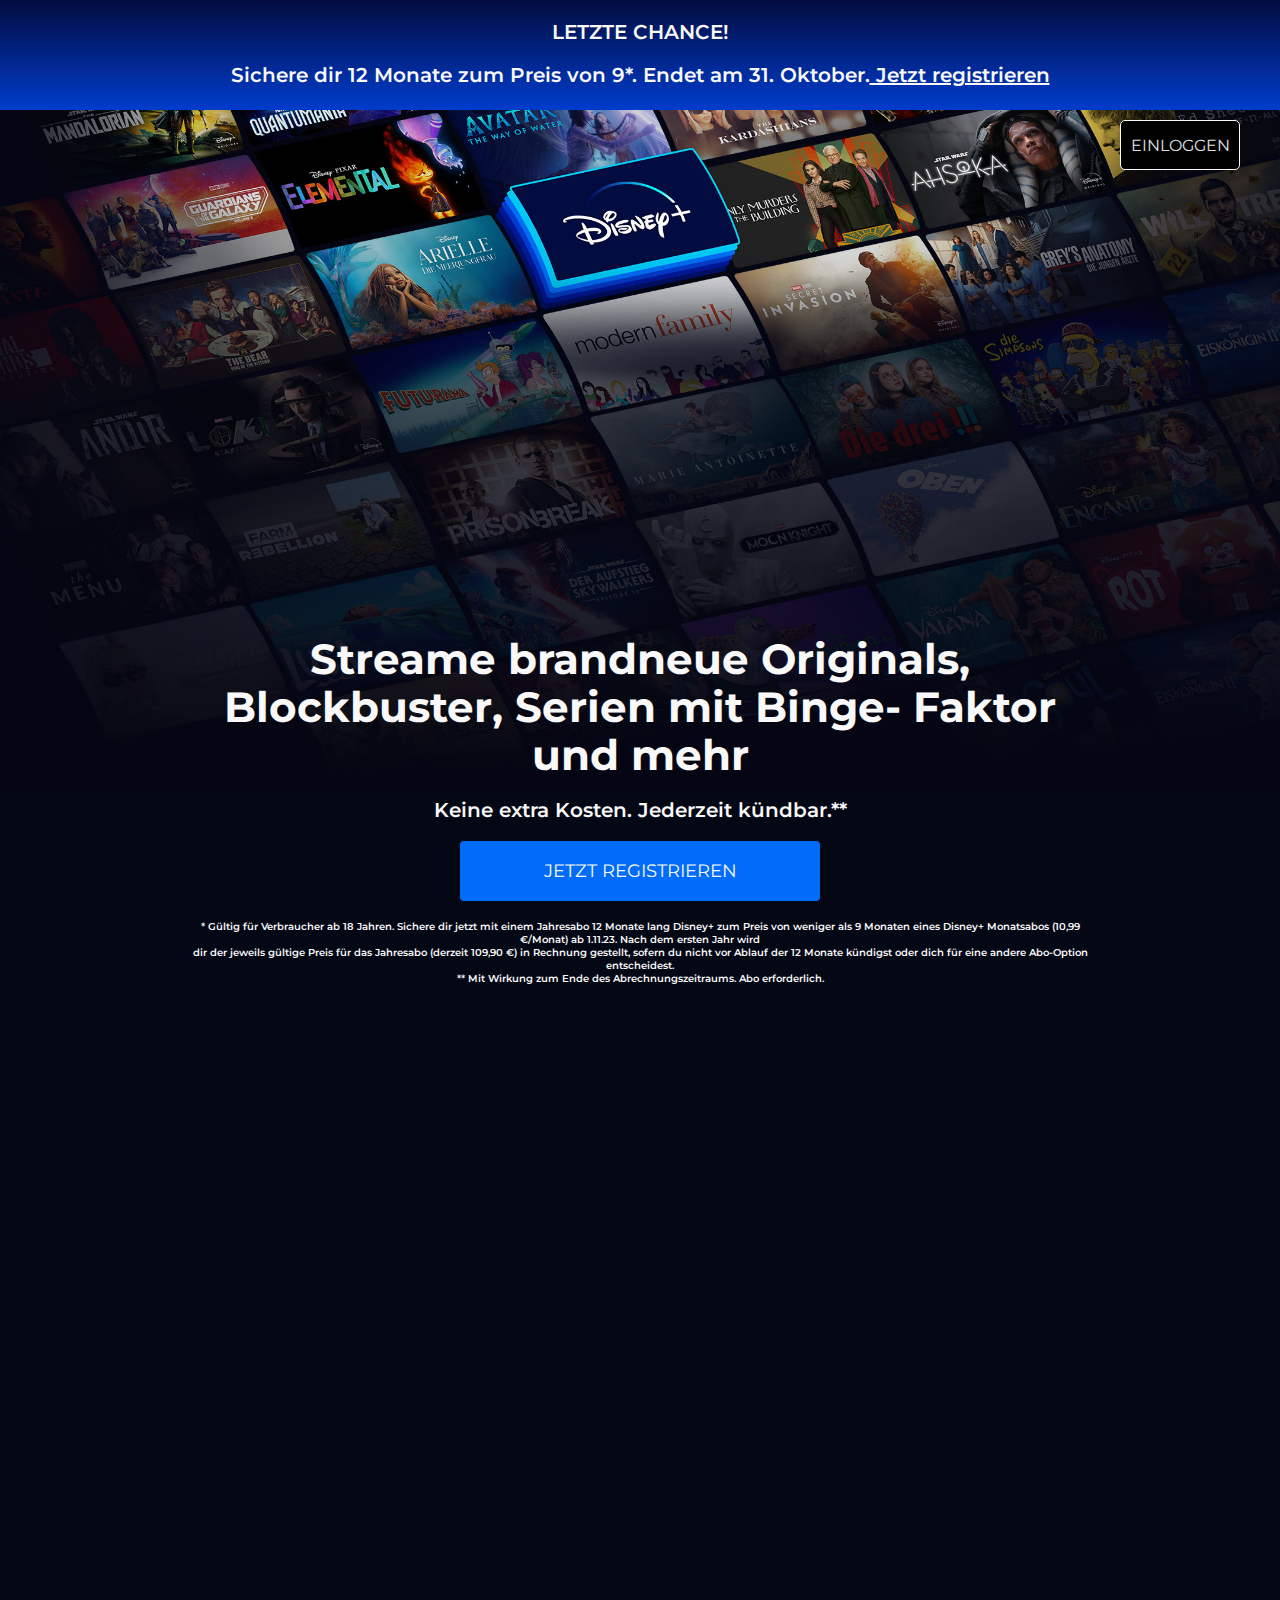
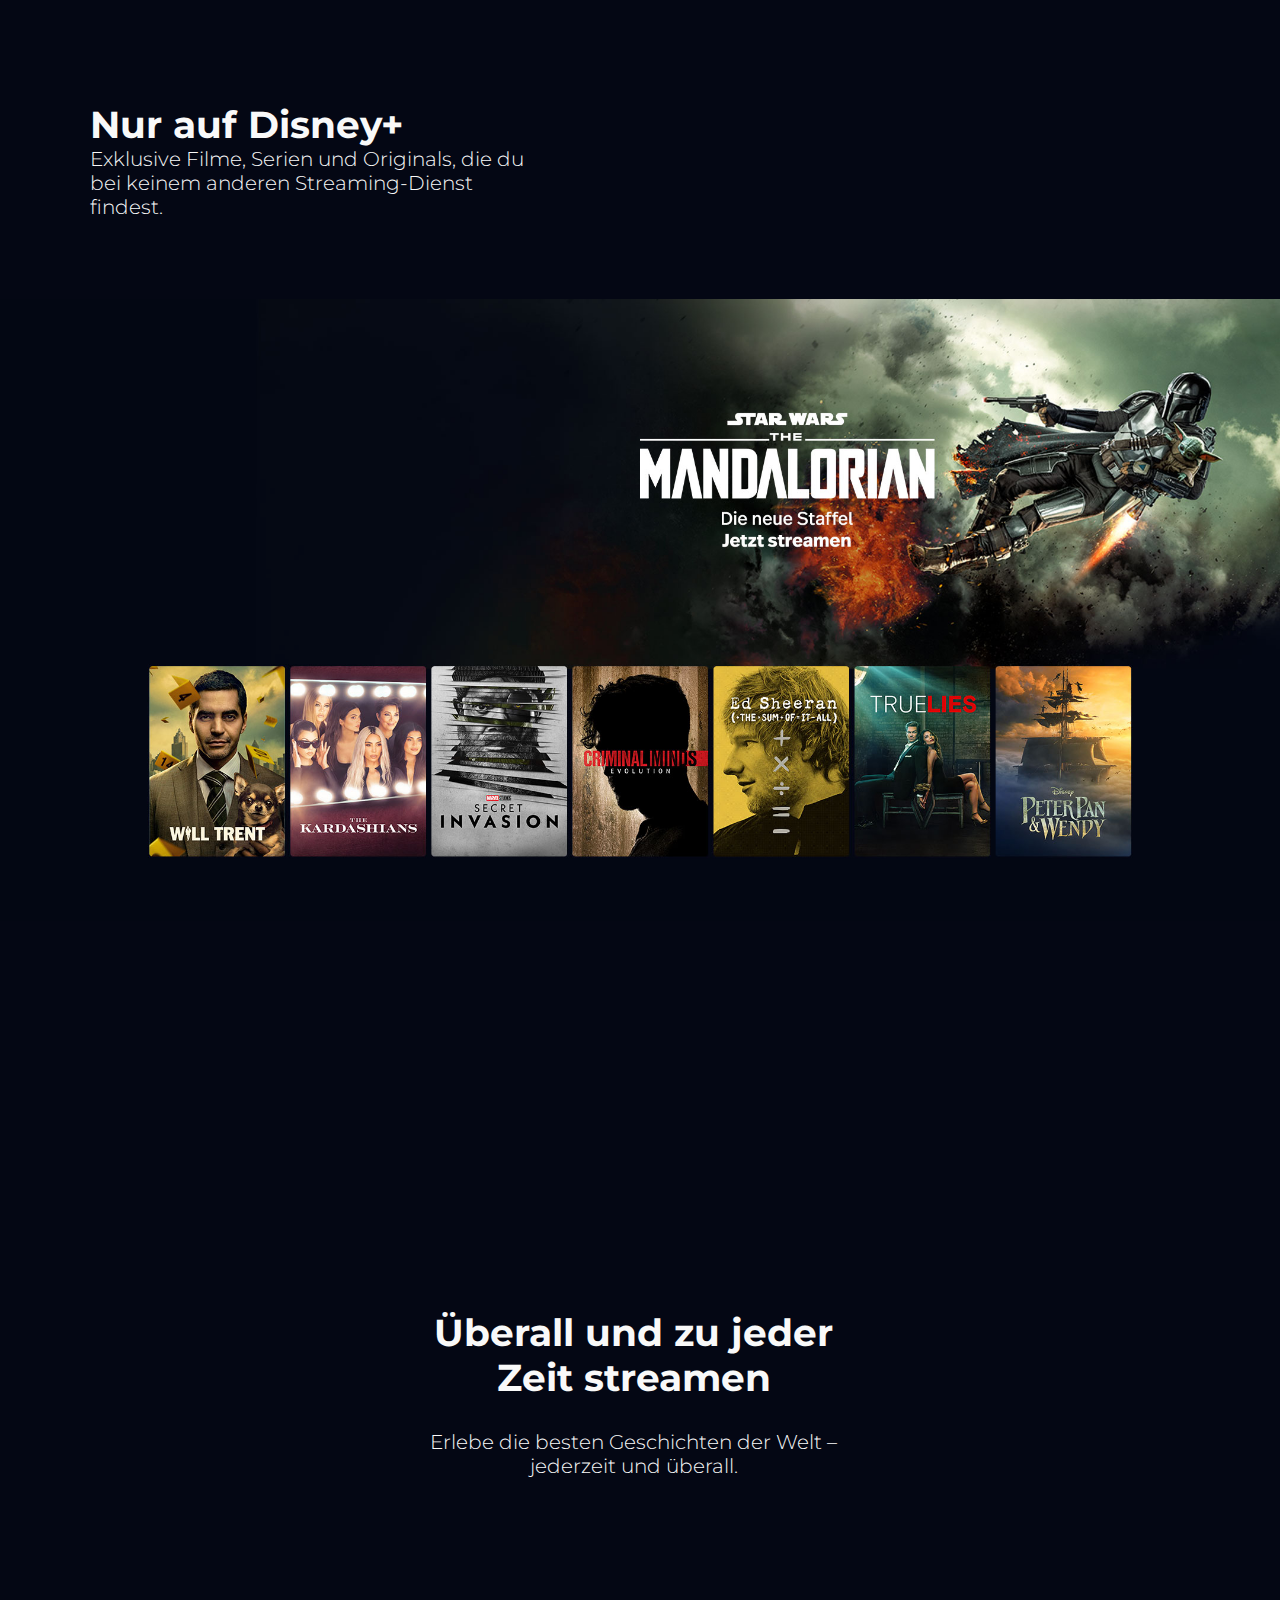
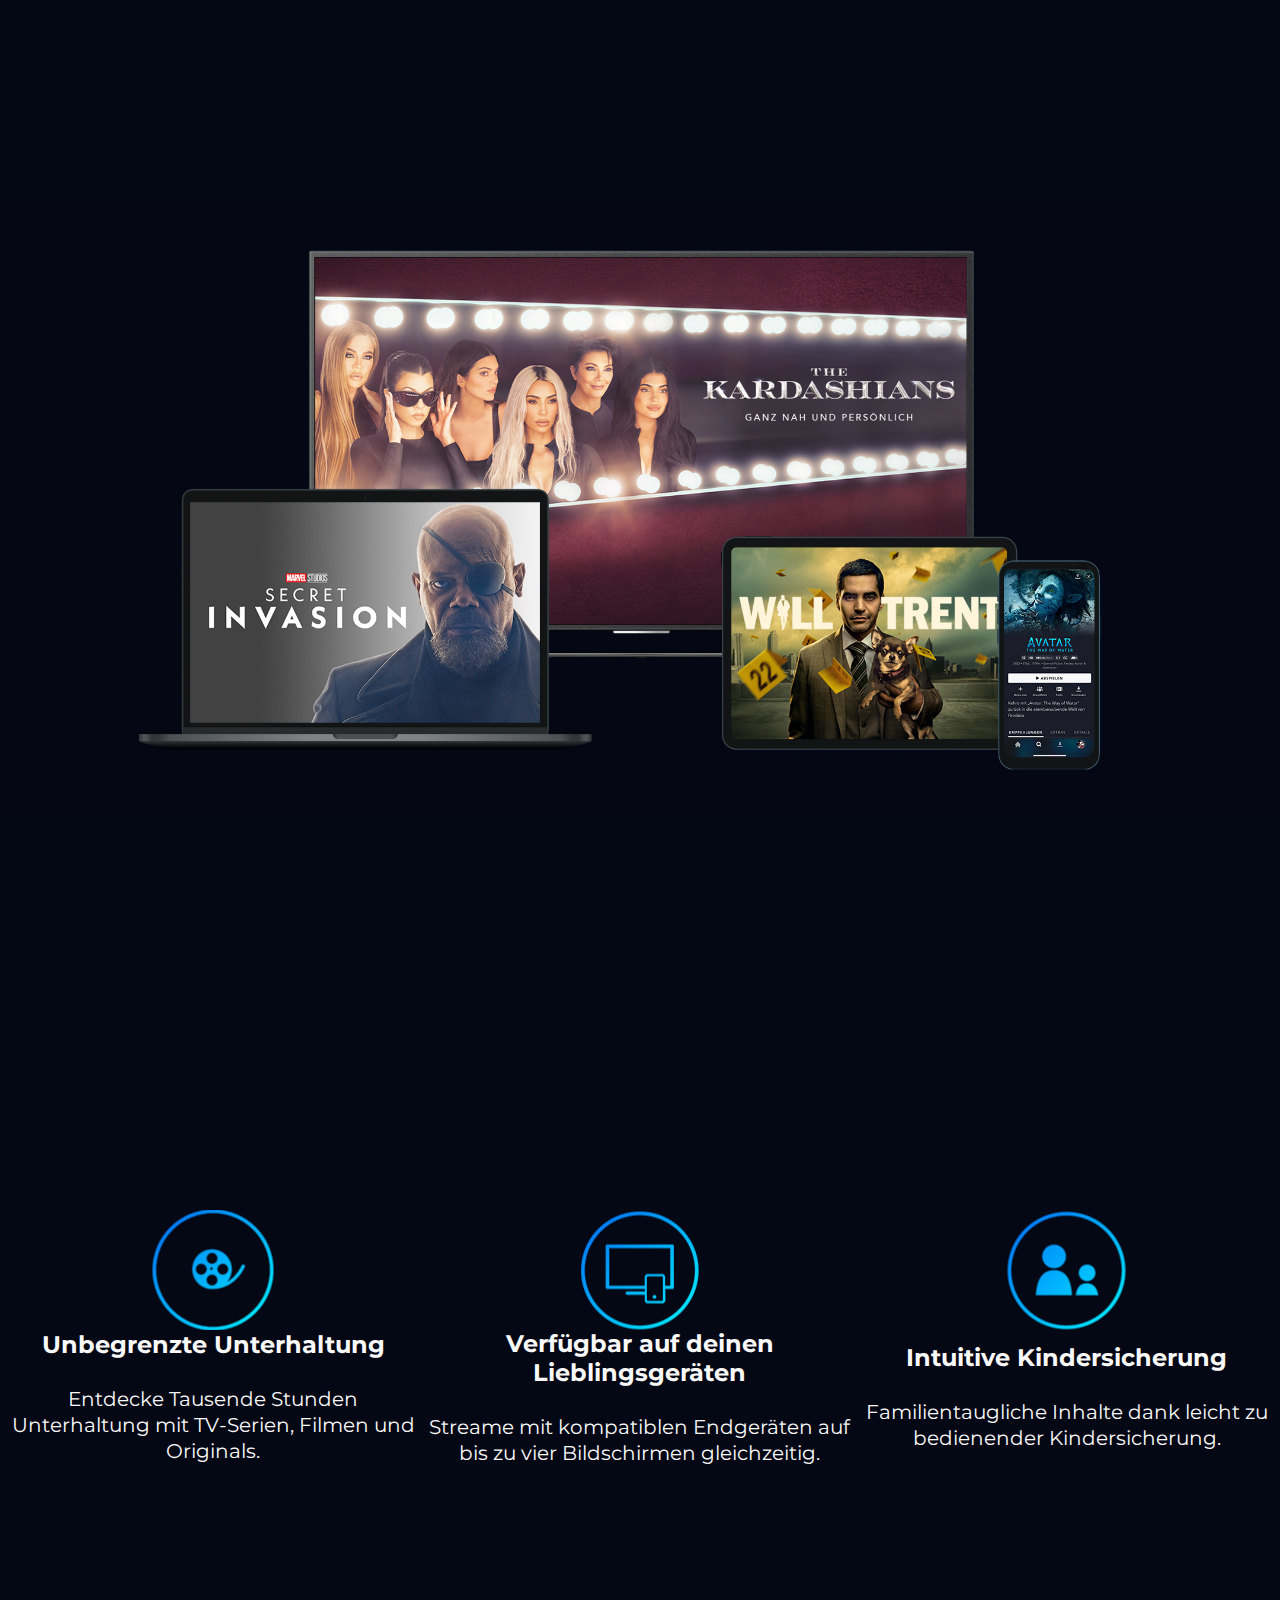
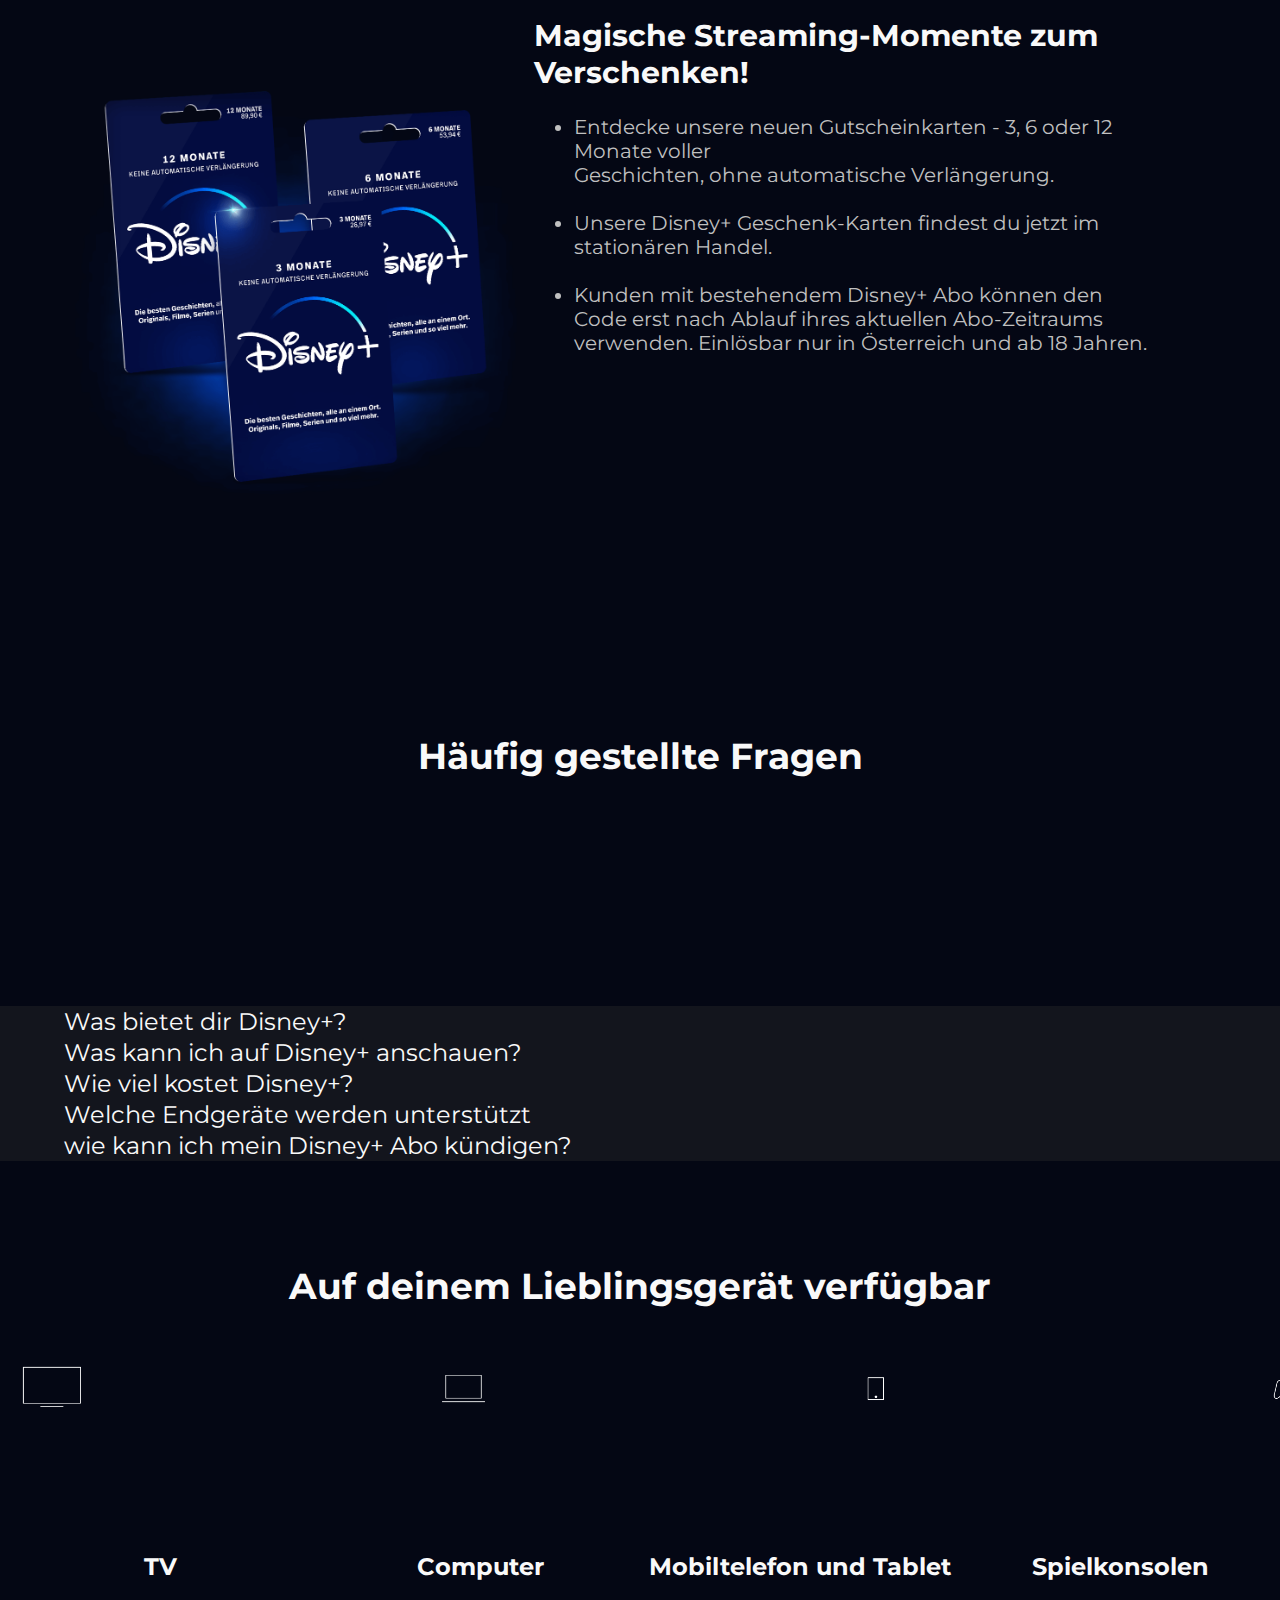
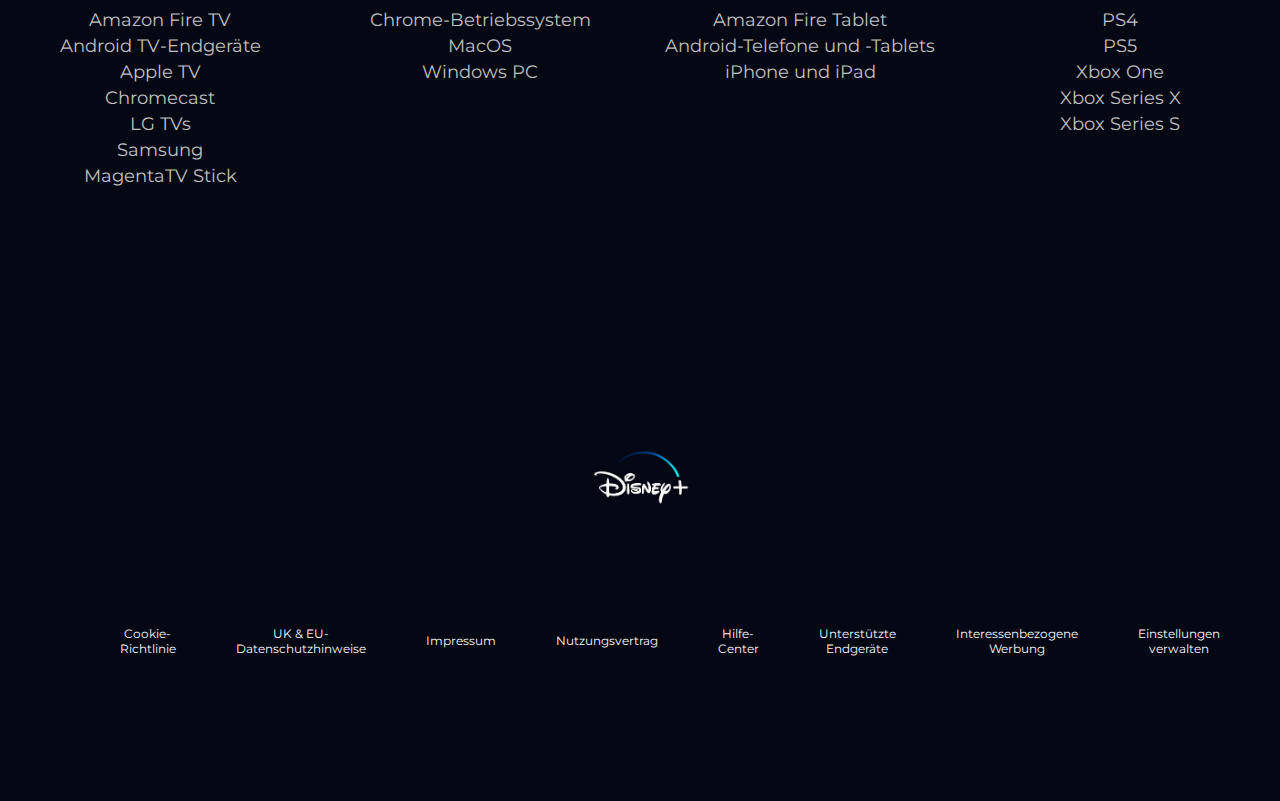
<file: index.html>
<!DOCTYPE html>
<html lang="de-at">
  <head>
    <meta charset="UTF-8" />
    <meta name="viewport" content="width=device-width, initial-scale=1.0" />
    <title>Disney + | Streame neue Originals, Blockbuster und Serien</title>
    <link rel="stylesheet" href="styles/style.css" />
    <script>
      function myfunction() {
        document.getElementById("myDropdown").classList.toggle("show");
      }
    </script>
  </head>
  <body>
    <aside class="banner">
      <h5>LETZTE CHANCE!</h5>
      <br />
      <h4>
        Sichere dir 12 Monate zum Preis von 9*. Endet am 31. Oktober.<a
          href="sign-up.php" style="text-decoration: underline;"
        >
          Jetzt registrieren
        </a>
      </h4>
    </aside>
    <div class="sticky">
      <button
        onclick="window.location.href='login.php';"
        class="einloggen pointer"
      >
        EINLOGGEN
      </button>
    </div>
    <div class="main">
      <div class="indexOriginalTop" id="containerImage1">
        <div class="mainFont">
          <h1>
            Streame brandneue Originals, Blockbuster, Serien mit Binge- Faktor
            und mehr
          </h1>
          <br />
          <h4>Keine extra Kosten. Jederzeit kündbar.**</h4>
          <br />
          <button
            class="buttonRegister pointer"
            onclick="window.location.href='sign-up.php';"
          >
            JETZT REGISTRIEREN</button
          ><br />
          <span class="fine"
            >* Gültig für Verbraucher ab 18 Jahren. Sichere dir jetzt mit einem
            Jahresabo 12 Monate lang Disney+ zum Preis von weniger als 9 Monaten
            eines Disney+ Monatsabos (10,99 €/Monat) ab 1.11.23. Nach dem ersten
            Jahr wird <br />
            dir der jeweils gültige Preis für das Jahresabo (derzeit 109,90 €)
            in Rechnung gestellt, sofern du nicht vor Ablauf der 12 Monate
            kündigst oder dich für eine andere Abo-Option entscheidest. <br />
            ** Mit Wirkung zum Ende des Abrechnungszeitraums. Abo
            erforderlich.</span
          >
        </div>
      </div>
      <div>
        <div class="container">
          <h2>Nur auf Disney+</h2>

          <p>
            Exklusive Filme, Serien und Originals, die du bei keinem anderen
            Streaming-Dienst findest.
          </p>
        </div>
        <div class="indexOriginal" id="containerImage2"></div>
      </div>
      <div
        class="container"
        style="position: absolute; left: 32%; text-align: center; margin: 0%"
      >
        <h2>Überall und zu jeder Zeit streamen</h2>
        <br />
        <p>Erlebe die besten Geschichten der Welt – jederzeit und überall.</p>
      </div>
      <div
        class="indexOriginal"
        id="containerImage3"
        style="margin-top: 100px"
      ></div>
    </div>
    <div class="containerIcon">
      <div class="indexIcon" id="container1"></div>
      <div class="indexIcon" id="container2"></div>
      <div class="indexIcon" id="container3"></div>
    </div>
    <div class="containerIcon">
      <div class="indexIcon" id="containerFont1">
        <h3>Unbegrenzte Unterhaltung</h3>
        <br />Entdecke Tausende Stunden Unterhaltung mit TV-Serien, Filmen und
        Originals.
      </div>
      <div class="indexIcon" id="containerFont1">
        <h3>Verfügbar auf deinen Lieblingsgeräten</h3>
        <br />
        Streame mit kompatiblen Endgeräten auf bis zu vier Bildschirmen
        gleichzeitig.
      </div>
      <div class="indexIcon" id="containerFont1">
        <h3>Intuitive Kindersicherung</h3>
        <br />Familientaugliche Inhalte dank leicht zu bedienender
        Kindersicherung.
      </div>
    </div>
    <div class="parent">
      <div
        class="mainContainer"
        style="margin-top: 200px; margin-left: 5vw; display: flex"
        id="containerImage10"
      ></div>
      <div class="tickets">
        <h2>Magische Streaming-Momente zum Verschenken!</h2>
        <br />
        <ul>
          <li>
            Entdecke unsere neuen Gutscheinkarten - 3, 6 oder 12 Monate voller
            <br />Geschichten, ohne automatische Verlängerung.
          </li>
          <br />
          <li>
            Unsere Disney+ Geschenk-Karten findest du jetzt im stationären
            Handel.
          </li>
          <br />
          <li>
            Kunden mit bestehendem Disney+ Abo können den Code erst nach Ablauf
            ihres aktuellen Abo-Zeitraums verwenden. Einlösbar nur in Österreich
            und ab 18 Jahren.
          </li>
        </ul>
      </div>
    </div>
    <div class="middleFont"><h2>Häufig gestellte Fragen</h2></div>
    <section style="background-color: aliceblue; display: grid">
      <button class="buttonAction" id="safd">Was bietet dir Disney+?</button>
      <button class="buttonAction" id="safd">
        Was kann ich auf Disney+ anschauen?
      </button>
      <button class="buttonAction" id="safd">Wie viel kostet Disney+?</button>
      <button class="buttonAction" id="safd">
        Welche Endgeräte werden unterstützt
      </button>
      <button class="buttonAction" id="safd">
        wie kann ich mein Disney+ Abo kündigen?
      </button>
    </section>
    <div class="middleFont" style="line-height: 50px; margin-top: 100px">
      <h2>Auf deinem Lieblingsgerät verfügbar</h2>
      <br />
    </div>
    <div class="containerIcon2">
      <div class="gridContainer">
        <img
          src="images/index/iconTv.png"
          alt="TV-Serien"
          width="100%"
          height="auto"
        />
        <img
          src="images/index/iconComputer.png"
          alt="TV-Serien"
          width="100%"
          height="auto"
        />
        <img
          src="images/index/iconSp.png"
          alt="TV-Serien"
          width="100%"
          height="auto"
        />
        <img
          src="images/index/iconGaming.png"
          alt="TV-Serien"
          width="100%"
          height="auto"
        />
      </div>
    </div>
    <div>
      <div class="containerIcon2">
        <div class="indexIcon" id="containerFont1">
          <h3>TV</h3>
          <br />
          <p>Amazon Fire TV</p>
          <p>Android TV-Endgeräte</p>
          <p>Apple TV</p>
          <p>Chromecast</p>
          <p>LG TVs</p>
          <p>Samsung</p>
          <p>MagentaTV Stick</p>
        </div>
        <div class="indexIcon" id="containerFont1">
          <h3>Computer</h3>
          <br />
          <p>Chrome-Betriebssystem</p>
          <p>MacOS</p>
          <p>Windows PC</p>
        </div>
        <div class="indexIcon" id="containerFont1">
          <h3>Mobiltelefon und Tablet</h3>
          <br />
          <p>Amazon Fire Tablet</p>
          <p>Android-Telefone und -Tablets</p>
          <p>iPhone und iPad</p>
        </div>
        <div class="indexIcon" id="containerFont1">
          <h3>Spielkonsolen</h3>
          <br />
          <p>PS4</p>
          <p>PS5</p>
          <p>Xbox One</p>
          <p>Xbox Series X</p>
          <p>Xbox Series S</p>
        </div>
      </div>
    </div>
    <br /><br /><br /><br /><br /><br /><br /><br /><br /><br /><br /><br /><br /><br /><br /><br />
    <footer>
      <img
        src="logo.png"
        alt="DisneLogo"
        width="100"
        style="display: block; margin-left: auto; margin-right: auto"
      />
      <div class="mainContainer" style="display: flex; justify-content: center">
        <span
          class="fine"
          style="
            display: flex;
            text-align: center;
            justify-content: baseline;
            align-items: center;
            min-height: 100px;
          "
        >
          <p style="font-size: 12px; font-weight: 400; margin: 110px">
            Datenschutzerklärung
          </p>
          <p style="font-size: 12px; font-weight: 400; margin: 30px">
            Cookie-Richtlinie
          </p>
          <p style="font-size: 12px; font-weight: 400; margin: 30px">
            UK & EU-Datenschutzhinweise
          </p>
          <p style="font-size: 12px; font-weight: 400; margin: 30px">
            Impressum
          </p>
          <p style="font-size: 12px; font-weight: 400; margin: 30px">
            Nutzungsvertrag
          </p>
          <p style="font-size: 12px; font-weight: 400; margin: 30px">
            Hilfe-Center
          </p>
          <p style="font-size: 12px; font-weight: 400; margin: 30px">
            Unterstützte Endgeräte
          </p>
          <p style="font-size: 12px; font-weight: 400; margin: 30px">
            Interessenbezogene Werbung
          </p>
          <p style="font-size: 12px; font-weight: 400; margin: 30px">
            Einstellungen verwalten
          </p>
          <p style="font-size: 12px; font-weight: 400; margin: 110px">
            © Disney. Alle Rechte vorbehalten.
          </p>
        </span>
      </div>
    </footer>
  </body>
</html>
</file>
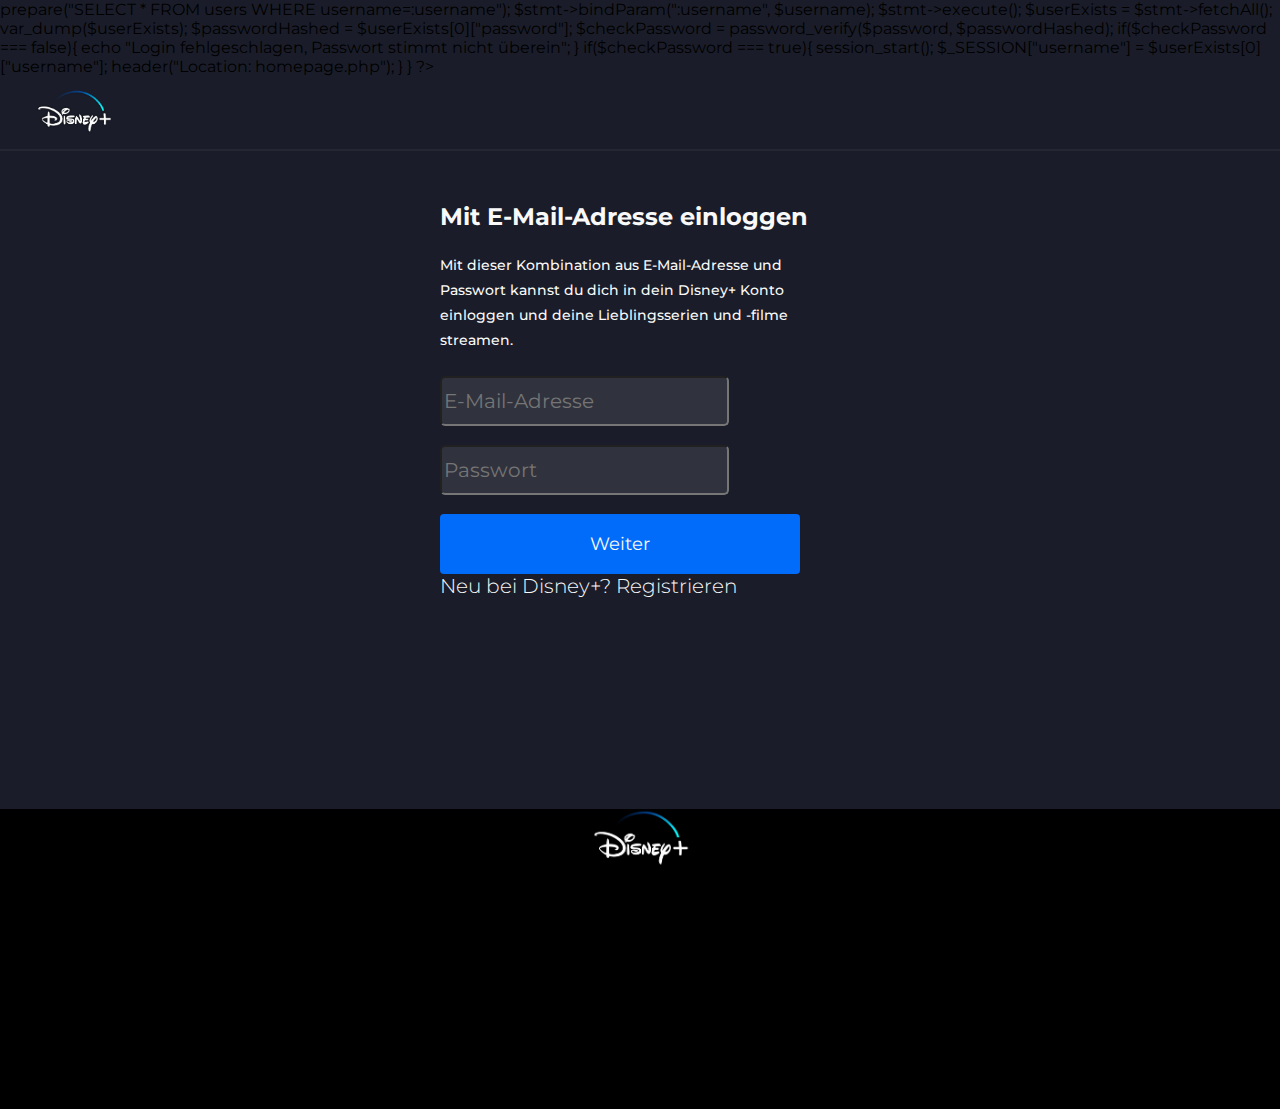
<file: login.html>
<?php
  require("connection.php");

  if(isset($_POST["submit"])){

    $username = $_POST["username"];
    $password = $_POST["password"];

    $stmt = $con->prepare("SELECT * FROM users WHERE username=:username");
$stmt->bindParam(":username", $username); $stmt->execute(); $userExists =
$stmt->fetchAll(); var_dump($userExists); $passwordHashed =
$userExists[0]["password"]; $checkPassword = password_verify($password,
$passwordHashed); if($checkPassword === false){ echo "Login fehlgeschlagen,
Passwort stimmt nicht überein"; } if($checkPassword === true){ session_start();
$_SESSION["username"] = $userExists[0]["username"]; header("Location:
homepage.php"); } } ?>
<!DOCTYPE html>
<html lang="de-at">
  <head>
    <meta charset="UTF-8" />
    <meta name="viewport" content="width=device-width, initial-scale=1.0" />
    <title>Disney + | Streame neue Originals, Blockbuster und Serien</title>
    <link rel="stylesheet" href="styles/style.css" />
    <script>
      function myfunction() {
        document.getElementById("myDropdown").classList.toggle("show");
      }
    </script>
  </head>
  <body style="background-color: #1a1d29">
    <header style="height: 80vh">
      <div class="signUpHeader">
        <a href="index.html">
          <img
            src="images/index/logo.png"
            style="width: 80px; position: relative; left: 34px"
          />
        </a>
      </div>
      <div class="signUpContainer" style="display: grid">
        <br />
        <h2>Mit E-Mail-Adresse einloggen</h2>
        <p style="font-size: 14px; font-weight: 500; line-height: 25px">
          Mit dieser Kombination aus E-Mail-Adresse und Passwort kannst du dich
          in dein Disney+ Konto einloggen und deine Lieblingsserien und -filme
          streamen.
        </p>
        <form action="login.php" method="post">
          <input
            type="email"
            width="300px"
            placeholder="E-Mail-Adresse"
            style="font-size: 20px"
          /><br /><br />
          <input
            type="password"
            placeholder="Passwort"
            style="font-size: 20px"
          />
          <br /><br />
          <button class="buttonRegister">Weiter</button>
          <p>Neu bei Disney+? <a href="sign-up.html">Registrieren</a></p>
        </form>
        <br />
      </div>
    </header>
    <footer style="background-color: black; height: 300px">
      <img
        src="logo.png"
        alt="DisneLogo"
        width="100"
        style="display: block; margin-left: auto; margin-right: auto"
      />
    </footer>
  </body>
</html>
</file>
<file: styles/style.css>
@font-face {
  font-family: "Montserrat";
  src: url("../Font/Montserrat/Montserrat-VariableFont_wght.ttf");
}

* {
  margin: 0px;
  font-family: "Montserrat", sans-serif;
}

a {
  color: #f9f9f9;
  text-decoration: none;
}
a:hover
{
  
}
body {
  box-sizing: border-box;
  overflow-x: hidden;
  background: #040714;
}

h1 {
  font-size: 42px;
  line-height: 3rem;
}
h2 {
  color: #f9f9f9;
}
h3 {
  color: #f9f9f9;
  font-size: 24px;
  line-height: 28.8px;
}
h4 {
  font-size: 20px;
  font-weight: 600;
  background-size: contain;
  color: #f9f9f9;
}
h5 {
  font-size: 20px;
  color: #f9f9f9;
  font-weight: 600;
}

img {
  width: 103px;
}
input {
  height: 50px;
  border-radius: 5px;
  background-color: #30333e;
}
footer {
  padding-bottom: -4000px;
}
p {
  font-size: 20px;
  font-weight: 300;
  color: #f9f9f9;
}
#container1 {
  background-image: url(../images/index/icon1.png);
}
#container2 {
  background-image: url(../images/index/icon2.png);
}
#container3 {
  background-image: url(../images/index/icon3.png);
}
#containerImage1 {
  background-image: url("../images/index/original.jpg");
  background-repeat: no-repeat;
  background-position: top;
  background-size: contain;
}
#containerImage2 {
  background-image: url("../images/index/original (1).jpg");
  background-repeat: no-repeat;
  background-position: center;
  background-size: contain;
}
#containerImage3 {
  background-image: url("../images/index/original (2).jpg");
  background-repeat: no-repeat;
  background-position: center;
  background-size: contain;
}
#containerImage4 {
  background-image: url("../images/index/original.jpg");
  background-repeat: no-repeat;
  background-position: center;
  background-size: contain;
}
#containerImage5 {
  background-image: url("../images/index/original.jpg");
  background-repeat: no-repeat;
  background-position: center;
  background-size: contain;
}
#containerImage6 {
  background-image: url("../images/index/original.jpg");
  background-repeat: no-repeat;
  background-position: center;
  background-size: contain;
}
#containerImage7 {
  background-image: url("../images/index/original.jpg");
  background-repeat: no-repeat;
  background-position: center;
  background-size: contain;
}
#containerImage8 {
  background-image: url("../images/index/original.jpg");
  background-repeat: no-repeat;
  background-position: center;
  background-size: contain;
}
#containerImage9 {
  display: flex;
  background-image: url("../images/index/original.png");
  background-repeat: no-repeat;
  background-color: #040714;
  background-size: cover;
}
#containerImage10 {
  background-image: url("../images/index/original.png");
}
#containerFont1 {
  display: flex;
  flex-direction: column;
  justify-content: center;
  align-items: center;
  text-align: center;
  box-sizing: border-box;
}
#dropBtn {
  background-color: chartreuse;
}
#grab {
  cursor: -webkit-grab;
  cursor: grab;
}
#safd {
  padding-left: 5%;
  text-align: start;
}
#toggleButton {
  background-color: brown;
}
.allRights {
  background-color: #0e0b14;
  min-height: 220px;
  position: relative;
}
.banner {
  padding-top: 20px;
  height: 90px;
  text-align: center;
  position: relative;
  background: linear-gradient(180deg, #030c40, #003ccc);
}
.buttonAction {
  background-color: #13151d;
  border: 0;
  color: #f9f9f9;
  font-size: 24px;
}
.buttonAction:hover {
  background-color: #003ccc;
}
.buttonLogin {
  background-color: #1a1d29;
  border-style: none;
  color: #f9f9f9;
  font-weight: 700;
  padding: 0px;
  height: 48px;
  width: 75px;
  position: absolute;
  right: 70px;
  font-size: 15px;
  text-align: center;
  letter-spacing: 0.5px;
}

.buttonRegister {
  height: 60px;
  width: 360px;
  background-color: #016cf9;
  border: none;
  border-radius: 4px;
  color: #f9f9f9;
  font-size: 18px;
}
.container {
  color: #f9f9f9;
  font-size: 25px;
  left: 90px;
  margin-top: 15%;
  position: absolute;
  max-width: 35%;
}
.containerIcon {
  background-position: center;
  color: #f9f9f9;
  display: grid;
  font-size: 20px;
  grid-template-columns: 1fr 1fr 1fr;
  min-height: 120px;
  justify-content: center;
}
.containerIcon2 {
  color: #f9f9f9;
  display: grid;
  grid-template-columns: 1fr 1fr 1fr 1fr;
  align-items: baseline;
  height: 15vw;
}
.containerIconText {
  color: #f9f9f9;
}
.dropdown-content {
  width: 100px;
  min-height: 100px;
  background-color: #003ccc;
}
.einloggen {
  z-index: 1;
  font-size: 16px;
  margin: 10px;
  border: 1px solid silver;
  border-color: #f9f9f9;
  border-radius: 5px;
  background-color: black;
  color: rgb(224, 224, 224);
  width: 120px;
  min-height: 50px;
  margin-right: 40px;
}
.einloggen:hover {
  transition-duration: 0.3s;
  background-color: #f9f9f9;
  color: #040714;
  border-color: #f9f9f9;
}
.fine {
  font-size: 10px;
  color: #f9f9f9;
}
.footer {
  width: 100vw;
  min-height: 1000px;
  background-color: #f9f9f9;
}
.gridContainer {
  display: grid;
  grid-template-columns: 100% 100% 100% 100%;
  grid-template-rows: 260px 260px 260px 260px;
}
.indexIcon {
  align-items: center;
  line-height: 26px;
  background-position: center;
  background-repeat: no-repeat;
}
.indexIcon p {
  color: #c0c0c0;
  font-size: 18px;
  font-weight: 400;
}
.indexIcon2 {
  align-items: center;
  width: 100%;
  background-position: center;
  background-repeat: no-repeat;
}

.indexOriginal {
  min-height: 1400px;
}
.indexOriginalTop {
  display: flex;
  justify-content: center;
  width: 100vw;
  height: 1400px;
}
.main {
  margin: 0px;
  padding: 0px;
}
.mainContainer {
  width: 100%;
  height: auto;
  box-sizing: content-box;
  background-repeat: no-repeat;
  background-size: contain;
}
.mainFont {
  max-height: 1500px;
  flex-direction: column;
  font-weight: 600;
  align-items: center;
  color: #f9f9f9;
  display: flex;
  text-align: center;
  box-sizing: border-box;
  max-width: 70vw;
  text-align: center;
  justify-content: center;
}
.middleFont {
  color: #f9f9f9;
  text-align: center;
  font-size: 24px;
  line-height: 500px;
}
.navbar {
  display: flex;
  padding-bottom: 30px;
  background-color: black;
  height: 72px;
  width: 100vw;
}
.navbarImage {
  height: 100px;
  width: 100px;
}
.parent {
  display: flex;
  max-width: 100%;
  min-height: 50vw;
}
.pointer {
  cursor: pointer;
}
.safety {
  border-radius: 8px;
  background-color: #30333e;
  color: #f9f9f9;
  font-size: 12px;
  line-height: 18px;
  letter-spacing: -0.1px;
  padding: 10px;
}
.scrollbar {
  border: 2px solid tomato;
  min-height: 26vw;
  max-height: 800px;
  width: auto;
}
.scrollbarMerch {
  margin-left: 38px;
  margin-right: 38px;
  display: grid;
  border: 2px solid greenyellow;
  max-width: auto;
  min-height: 12vw;
}
.scrollbarText {
  margin-left: 38px;
  margin-right: 38px;
  border: 2px solid gray;
  min-height: 4vw;
}
.signUpContainer {
  margin: auto;
  width: 400px;
  min-height: 500px;
  padding: 10px;
}
.signUpHeader {
  margin-top: 13px;
  position: relative;
  height: 60px;
  border-bottom: 2px solid #252833;
}
.show {
  display: block;
  margin-top: 200px;
}
.sticky {
  z-index: 100;
  height: 0px;
  float: right;
  position: sticky;
  top: 0;
  font-size: 20px;
}
.testContainer {
  margin: 0px;
  padding: 0px;
  overflow-x: hidden;
  display: flex;
  justify-content: center;
  width: aut1o;
  height: 300px;
  justify-content: flex-start;
}
.tickets {
  display: flex;
  align-items: center;
  padding-right: 10%;
  justify-content: center;
  flex-direction: column;
  justify-content: center;
  vertical-align: middle;
  color: #f9f9f9;
  font-size: 22px;
  color: #c0c0c0;
  font-size: 20px;
}
@media (max-width: 930px) {
  #containerImage1 {
    background-image: url(../images/index/originalTab.jpg);
  }
  h1 {
    font-size: 20px;
  }
  h4 {
    font-size: 18px;
  }
}
@media (max-width: 350px) {
  #containerImage1 {
    background-image: url(../images/index/originalSmart.jpg);
  }
  h4 {
    font-size: 14px;
  }
}
</file>
